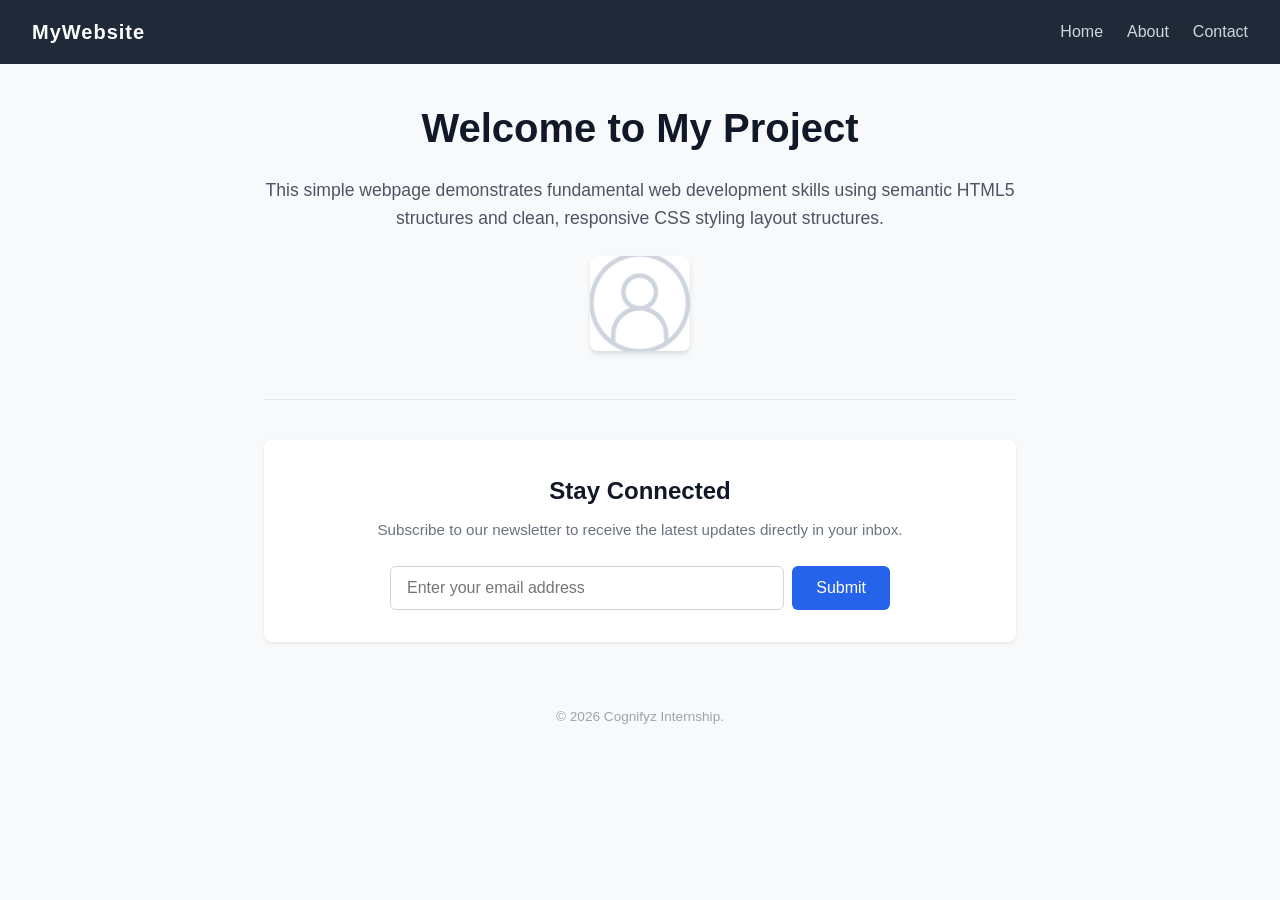
<file: Level 1/Task 1/index.html>
<!DOCTYPE html>
<html lang="en">
<head>
    <meta charset="UTF-8">
    <meta name="viewport" content="width=device-width, initial-scale=1.0">
    <title>Level 1 - Task 1</title>
    <link rel="stylesheet" href="style.css">
</head>
<body>

    <!-- 1. Simple Navigation Menu -->
    <header>
        <nav class="navbar">
            <div class="logo">MyWebsite</div>
            <ul class="nav-links">
                <li><a href="#home">Home</a></li>
                <li><a href="#about">About</a></li>
                <li><a href="#contact">Contact</a></li>
            </ul>
        </nav>
    </header>

    <main class="container">
        <!-- 2. Simple Webpage Content (Heading, Paragraph, Image) -->
        <section class="hero-section" id="home">
            <h1>Welcome to My Project</h1>
            <p>This simple webpage demonstrates fundamental web development skills using semantic HTML5 structures and clean, responsive CSS styling layout structures.</p>
            <div class="image-wrapper">
                <!-- Ensure you have an image named 'profile.jpg' in the same folder, or replace this URL -->
                <img src="profile.png" alt="Project Placeholder Image">
            </div>
        </section>

        <hr class="divider">

        <!-- 3. Basic Form with single input and submit button -->
        <section class="form-section" id="contact">
            <h2>Stay Connected</h2>
            <p>Subscribe to our newsletter to receive the latest updates directly in your inbox.</p>
            
            <form class="simple-form" onsubmit="event.preventDefault(); alert('Form submitted!');">
                <div class="form-group">
                    <input type="email" placeholder="Enter your email address" required aria-label="Email Address">
                    <button type="submit">Submit</button>
                </div>
            </form>
        </section>
    </main>

    <footer>
        <p>&copy; 2026 Cognifyz Internship.</p>
    </footer>

</body>
</html>
</file>
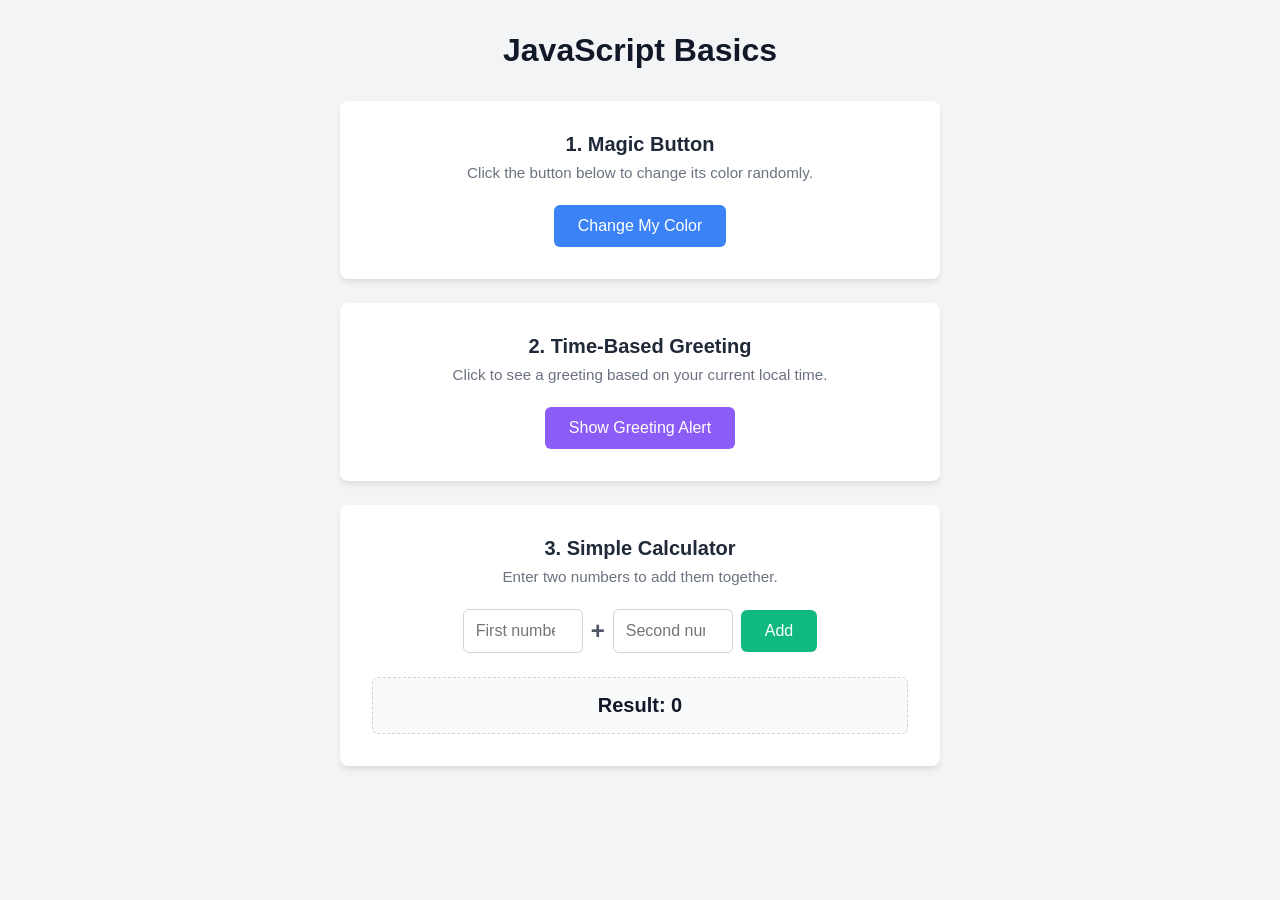
<file: Level 1/Task 2/index.html>
<!DOCTYPE html>
<html lang="en">
<head>
    <meta charset="UTF-8">
    <meta name="viewport" content="width=device-width, initial-scale=1.0">
    <title>Level 1 - Task 2</title>
    <link rel="stylesheet" href="style.css">
</head>
<body>

    <main class="container">
        <h1>JavaScript Basics</h1>
        
        <!-- 1. Color Changing Button -->
        <section class="card">
            <h2>1. Magic Button</h2>
            <p>Click the button below to change its color randomly.</p>
            <button id="color-btn" class="btn">Change My Color</button>
        </section>

        <!-- 2. Greeting Alert (Triggered via button to avoid annoying page-load popups) -->
        <section class="card">
            <h2>2. Time-Based Greeting</h2>
            <p>Click to see a greeting based on your current local time.</p>
            <button id="greeting-btn" class="btn btn-secondary">Show Greeting Alert</button>
        </section>

        <!-- 3. Basic Addition Calculator -->
        <section class="card">
            <h2>3. Simple Calculator</h2>
            <p>Enter two numbers to add them together.</p>
            
            <div class="calculator">
                <input type="number" id="num1" placeholder="First number">
                <span class="math-sign">+</span>
                <input type="number" id="num2" placeholder="Second number">
                <button id="calc-btn" class="btn btn-success">Add</button>
            </div>
            
            <div id="calc-result" class="result-box">Result: 0</div>
        </section>
    </main>

    <!-- Link the JavaScript file at the bottom of the body -->
    <script src="script.js"></script>
</body>
</html>
</file>
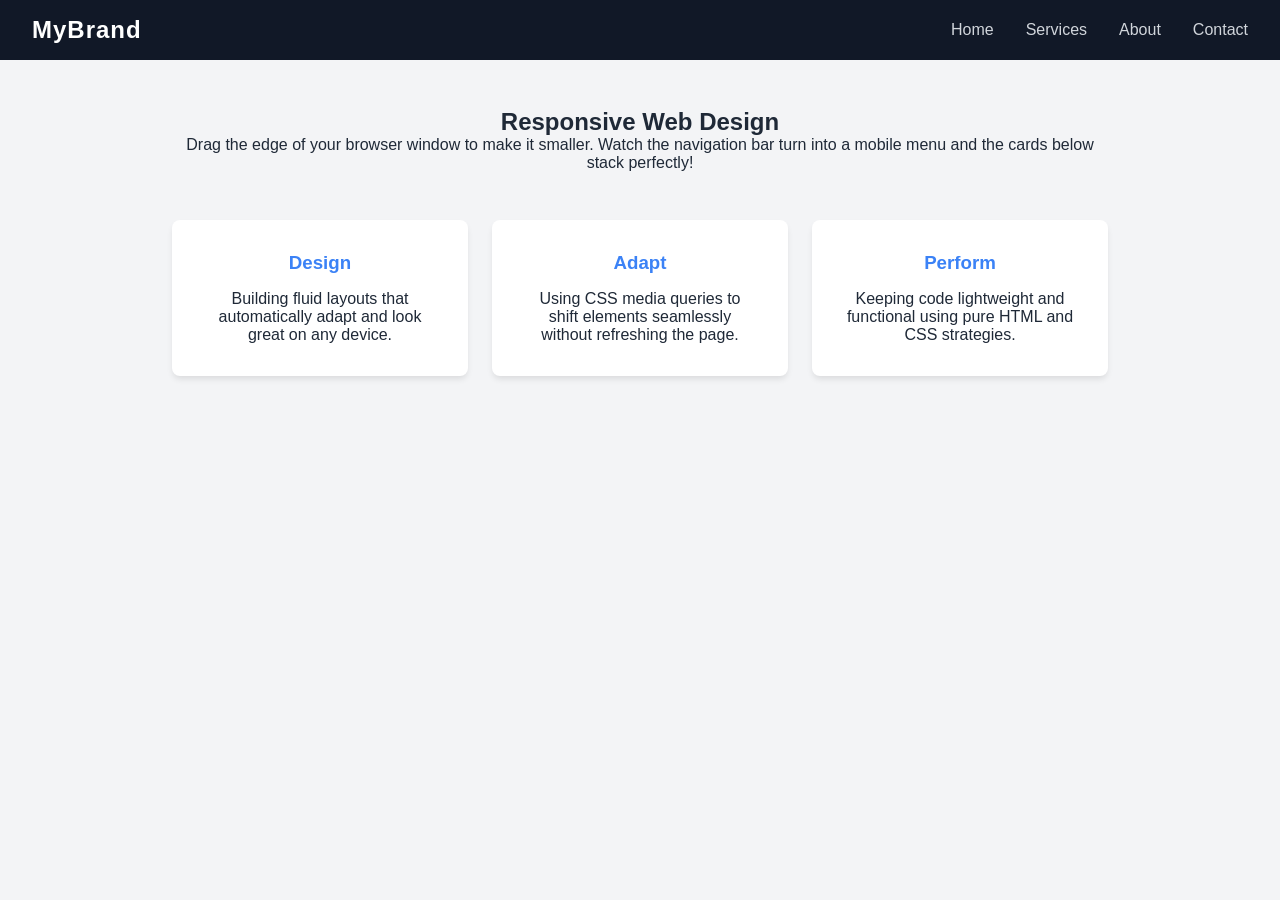
<file: Level 2/Task 2/index.html>
<!DOCTYPE html>
<html lang="en">
<head>
    <meta charset="UTF-8">
    <meta name="viewport" content="width=device-width, initial-scale=1.0">
    <title>Level 2 - Task 2 (Responsive)</title>
    <link rel="stylesheet" href="style.css">
</head>
<body>

    <header class="header">
        <div class="logo">MyBrand</div>
        
        <!-- The Pure CSS Hamburger Menu Hack -->
        <!-- This invisible checkbox controls the menu state (open/closed) -->
        <input type="checkbox" id="menu-toggle" class="menu-toggle">
        <!-- The label acts as our clickable hamburger icon tied to the checkbox -->
        <label for="menu-toggle" class="hamburger">&#9776;</label>
        
        <nav class="navbar">
            <ul>
                <li><a href="#home">Home</a></li>
                <li><a href="#services">Services</a></li>
                <li><a href="#about">About</a></li>
                <li><a href="#contact">Contact</a></li>
            </ul>
        </nav>
    </header>

    <main class="container">
        <section class="hero">
            <h1>Responsive Web Design</h1>
            <p>Drag the edge of your browser window to make it smaller. Watch the navigation bar turn into a mobile menu and the cards below stack perfectly!</p>
        </section>

        <!-- A basic webpage layout to make responsive -->
        <section class="content-grid">
            <div class="card">
                <h3>Design</h3>
                <p>Building fluid layouts that automatically adapt and look great on any device.</p>
            </div>
            <div class="card">
                <h3>Adapt</h3>
                <p>Using CSS media queries to shift elements seamlessly without refreshing the page.</p>
            </div>
            <div class="card">
                <h3>Perform</h3>
                <p>Keeping code lightweight and functional using pure HTML and CSS strategies.</p>
            </div>
        </section>
    </main>

</body>
</html>
</file>
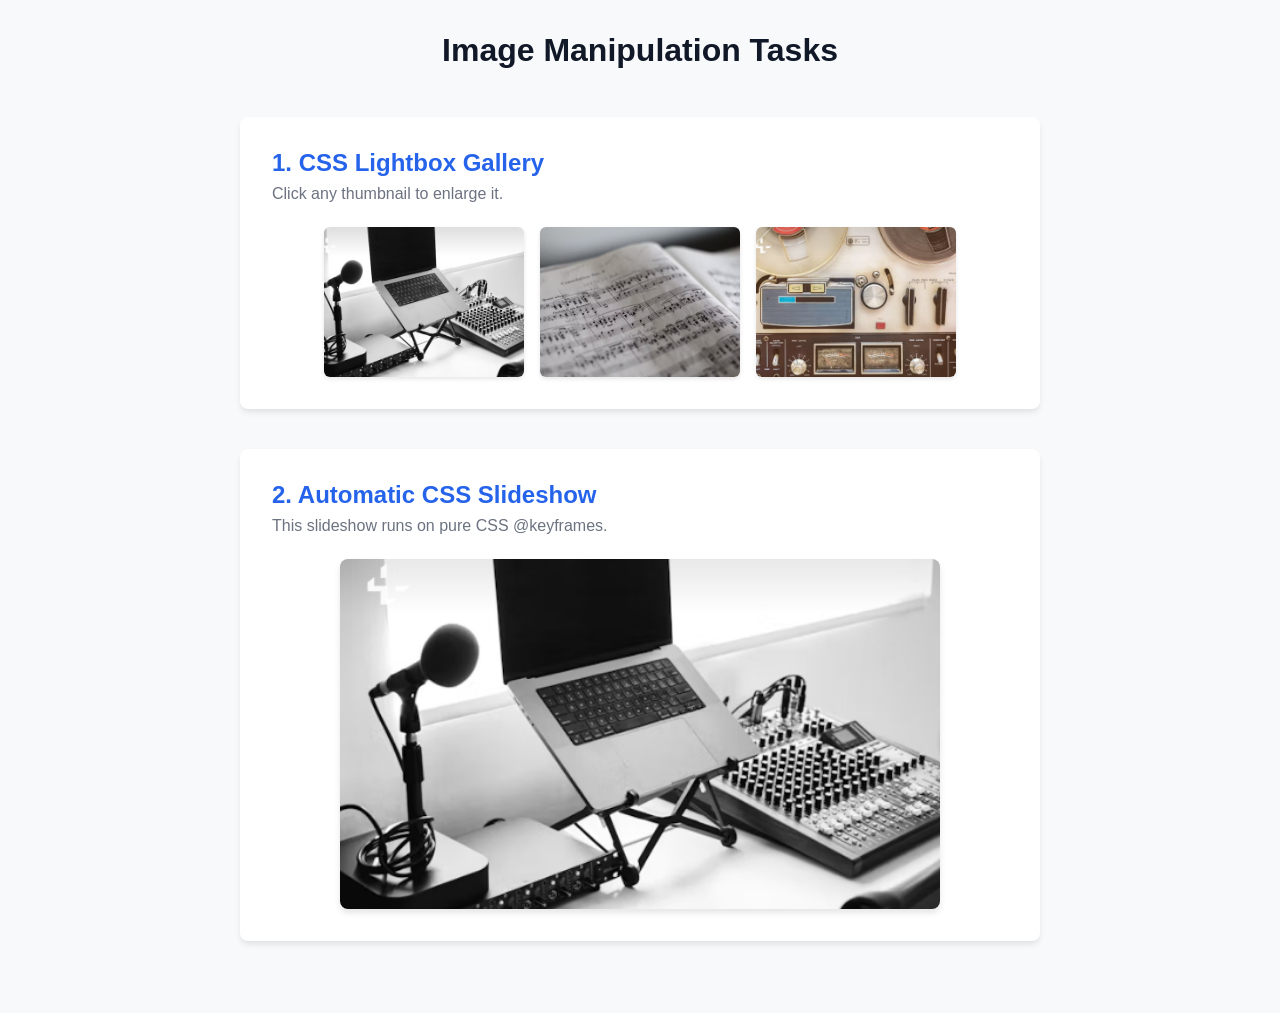
<file: Level 3/Task 1/index.html>
<!DOCTYPE html>
<html lang="en">
<head>
    <meta charset="UTF-8">
    <meta name="viewport" content="width=device-width, initial-scale=1.0">
    <title>Level 3 - Image Manipulation</title>
    <link rel="stylesheet" href="style.css">
</head>
<body>

    <main class="container">
        <h1 class="page-title">Image Manipulation Tasks</h1>

        <!-- Task 1: CSS Image Gallery with Click-to-Enlarge -->
        <section class="task-section">
            <h2>1. CSS Lightbox Gallery</h2>
            <p>Click any thumbnail to enlarge it.</p>
            
            <div class="gallery">
                <!-- Thumbnails link to the ID of their respective lightbox -->
                <a href="#lightbox-1" class="thumb-link"><img src="img1.png" alt="Thumbnail 1"></a>
                <a href="#lightbox-2" class="thumb-link"><img src="img2.png" alt="Thumbnail 2"></a>
                <a href="#lightbox-3" class="thumb-link"><img src="img3.png" alt="Thumbnail 3"></a>
            </div>

            <!-- Lightbox Containers (Hidden by default) -->
            <div class="lightbox" id="lightbox-1">
                <a href="#!" class="close-btn">&times;</a>
                <img src="img1.png" alt="Enlarged Image 1">
            </div>

            <div class="lightbox" id="lightbox-2">
                <a href="#!" class="close-btn">&times;</a>
                <img src="img2.png" alt="Enlarged Image 2">
            </div>

            <div class="lightbox" id="lightbox-3">
                <a href="#!" class="close-btn">&times;</a>
                <img src="img3.png" alt="Enlarged Image 3">
            </div>
        </section>

        <!-- Task 2: Automatic CSS Slideshow -->
        <section class="task-section">
            <h2>2. Automatic CSS Slideshow</h2>
            <p>This slideshow runs on pure CSS @keyframes.</p>
            
            <div class="slideshow-container">
                <div class="slides">
                    <!-- The images inside the sliding track -->
                    <img src="img1.png" alt="Slide 1">
                    <img src="img2.png" alt="Slide 2">
                    <img src="img3.png" alt="Slide 3">
                </div>
            </div>
        </section>
    </main>

</body>
</html>
</file>
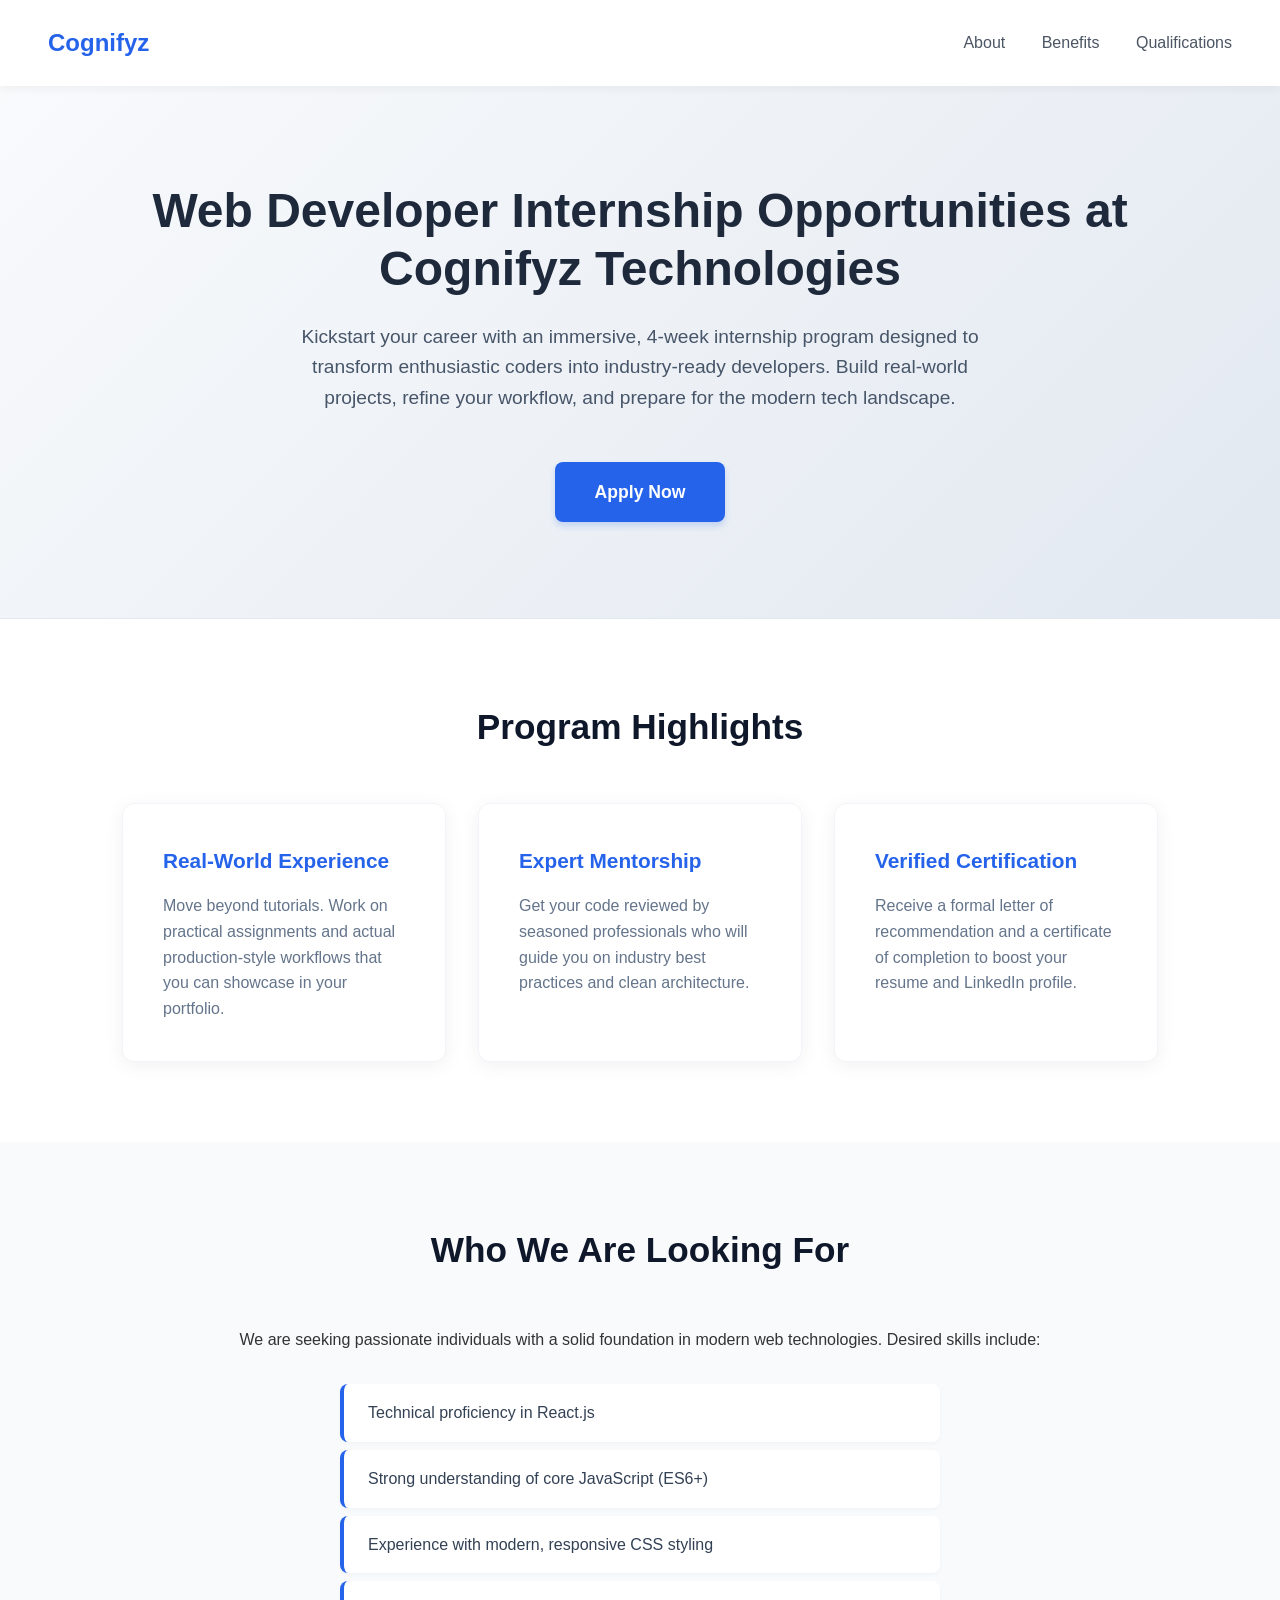
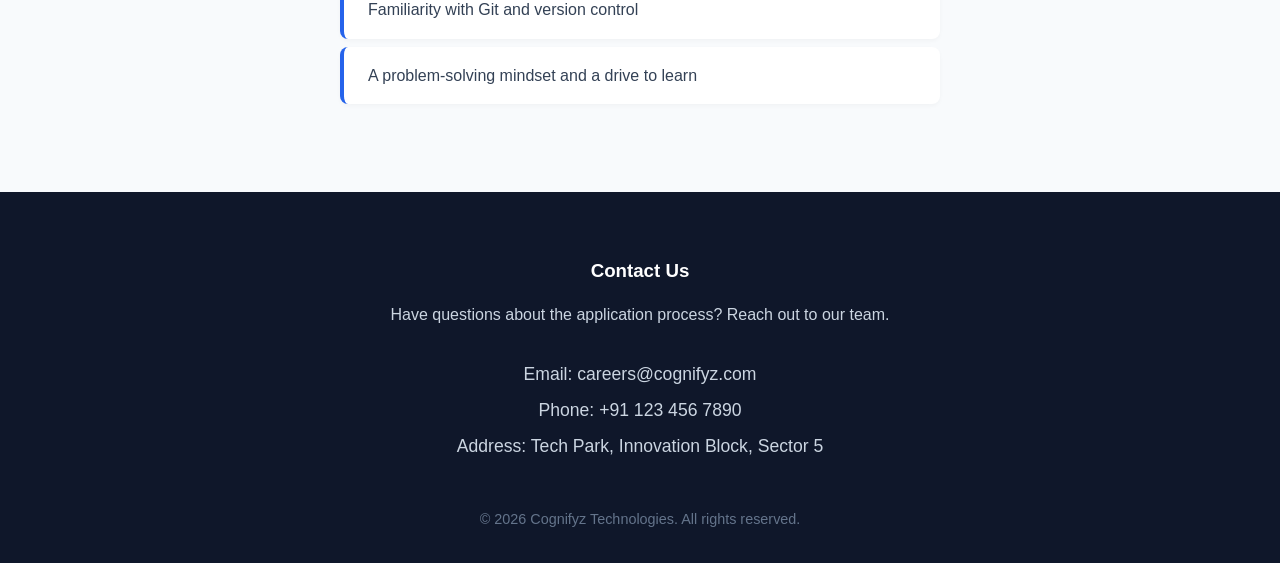
<file: Level 3/Task 2/index.html>
<!DOCTYPE html>
<html lang="en">
<head>
    <meta charset="UTF-8">
    <meta name="viewport" content="width=device-width, initial-scale=1.0">
    <title>Web Developer Internship | Cognifyz Technologies</title>
    <link rel="stylesheet" href="style.css">
</head>
<body>

    <!-- Header & Navigation -->
    <header class="navbar">
        <div class="logo">Cognifyz</div>
        <nav>
            <a href="#about">About</a>
            <a href="#benefits">Benefits</a>
            <a href="#qualifications">Qualifications</a>
        </nav>
    </header>

    <!-- Hero Section (Headline, Intro, CTA) -->
    <main>
        <section class="hero">
            <div class="container text-center">
                <h1>Web Developer Internship Opportunities at Cognifyz Technologies</h1>
                <p class="intro-text">
                    Kickstart your career with an immersive, 4-week internship program designed to transform enthusiastic coders into industry-ready developers. Build real-world projects, refine your workflow, and prepare for the modern tech landscape.
                </p>
                <a href="#apply" class="cta-button">Apply Now</a>
            </div>
        </section>

        <hr class="divider">

        <!-- Highlights / Benefits Section -->
        <section id="benefits" class="container">
            <h2 class="section-title">Program Highlights</h2>
            <div class="grid-3">
                <div class="card">
                    <h3>Real-World Experience</h3>
                    <p>Move beyond tutorials. Work on practical assignments and actual production-style workflows that you can showcase in your portfolio.</p>
                </div>
                <div class="card">
                    <h3>Expert Mentorship</h3>
                    <p>Get your code reviewed by seasoned professionals who will guide you on industry best practices and clean architecture.</p>
                </div>
                <div class="card">
                    <h3>Verified Certification</h3>
                    <p>Receive a formal letter of recommendation and a certificate of completion to boost your resume and LinkedIn profile.</p>
                </div>
            </div>
        </section>

        <!-- Qualifications Section -->
        <section id="qualifications" class="bg-light py-section">
            <div class="container text-center">
                <h2 class="section-title">Who We Are Looking For</h2>
                <p class="mb-2">We are seeking passionate individuals with a solid foundation in modern web technologies. Desired skills include:</p>
                
                <ul class="skills-list">
                    <li>Technical proficiency in React.js</li>
                    <li>Strong understanding of core JavaScript (ES6+)</li>
                    <li>Experience with modern, responsive CSS styling</li>
                    <li>Familiarity with Git and version control</li>
                    <li>A problem-solving mindset and a drive to learn</li>
                </ul>
            </div>
        </section>
    </main>

    <!-- Footer / Contact Information -->
    <footer class="site-footer">
        <div class="container text-center">
            <h3>Contact Us</h3>
            <p>Have questions about the application process? Reach out to our team.</p>
            <div class="contact-info">
                <p>Email: careers@cognifyz.com</p>
                <p>Phone: +91 123 456 7890</p>
                <p>Address: Tech Park, Innovation Block, Sector 5</p>
            </div>
            <p class="copyright">&copy; 2026 Cognifyz Technologies. All rights reserved.</p>
        </div>
    </footer>

</body>
</html>
</file>
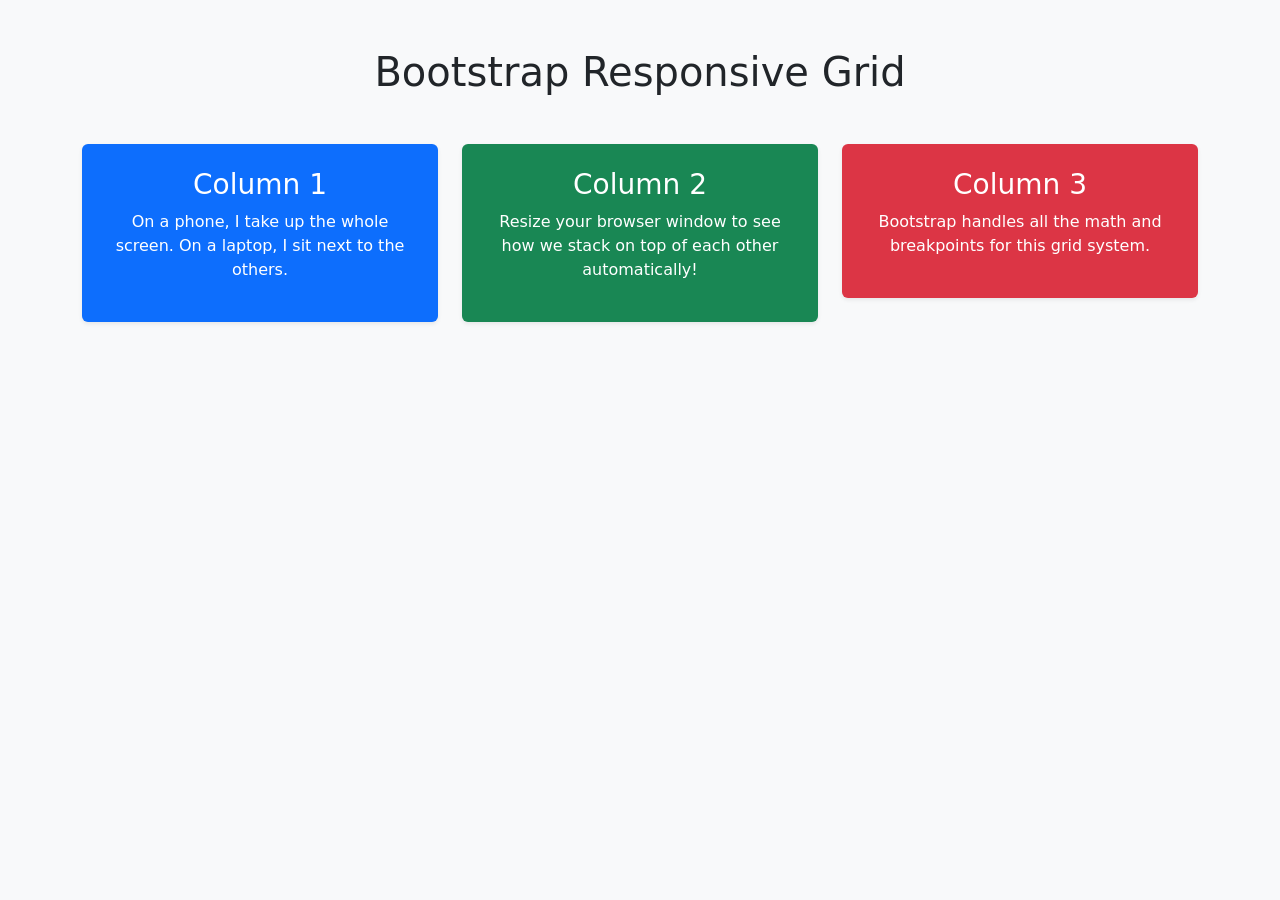
<file: Level 2/Task 1/bootstrap-grid.html>
<!DOCTYPE html>
<html lang="en">
<head>
    <meta charset="UTF-8">
    <meta name="viewport" content="width=device-width, initial-scale=1.0">
    <title>Level 2 - Bootstrap Grid</title>
    <!-- This is the CDN link that pulls in the Bootstrap Framework -->
    <link href="https://cdn.jsdelivr.net/npm/bootstrap@5.3.0/dist/css/bootstrap.min.css" rel="stylesheet">
</head>
<body class="bg-light">

    <!-- The 'container' class adds margins to the sides so content isn't touching the screen edges -->
    <div class="container py-5">
        <h1 class="text-center mb-5">Bootstrap Responsive Grid</h1>

        <!-- A Grid Row -->
        <div class="row g-4">
            
            <!-- Grid Column 1 -->
            <!-- col-12 = full width on mobile, col-md-4 = takes 1/3 of the screen on desktop -->
            <div class="col-12 col-md-4">
                <div class="p-4 bg-primary text-white rounded shadow-sm text-center">
                    <h3>Column 1</h3>
                    <p>On a phone, I take up the whole screen. On a laptop, I sit next to the others.</p>
                </div>
            </div>

            <!-- Grid Column 2 -->
            <div class="col-12 col-md-4">
                <div class="p-4 bg-success text-white rounded shadow-sm text-center">
                    <h3>Column 2</h3>
                    <p>Resize your browser window to see how we stack on top of each other automatically!</p>
                </div>
            </div>

            <!-- Grid Column 3 -->
            <div class="col-12 col-md-4">
                <div class="p-4 bg-danger text-white rounded shadow-sm text-center">
                    <h3>Column 3</h3>
                    <p>Bootstrap handles all the math and breakpoints for this grid system.</p>
                </div>
            </div>

        </div>
    </div>

</body>
</html>
</file>
<file: Level 1/Task 1/style.css>
/* Reset basic margins and paddings */
* {
    margin: 0;
    padding: 0;
    box-sizing: border-box;
    font-family: 'Segoe UI', Tahoma, Geneva, Verdana, sans-serif;
}

body {
    background-color: #f8f9fa;
    color: #333;
    line-height: 1.6;
}

/* 1. Navigation Menu Styling */
.navbar {
    display: flex;
    justify-content: space-between;
    align-items: center;
    background-color: #1f2937;
    padding: 1rem 2rem;
    position: sticky;
    top: 0;
    z-index: 100;
}

.navbar .logo {
    color: #ffffff;
    font-size: 1.25rem;
    font-weight: bold;
    letter-spacing: 1px;
}

.nav-links {
    list-style: none;
    display: flex;
    gap: 1.5rem;
}

.nav-links a {
    color: #d1d5db;
    text-decoration: none;
    font-size: 1rem;
    transition: color 0.2s ease;
}

.nav-links a:hover {
    color: #ffffff;
}

/* Container Utility */
.container {
    max-width: 800px;
    margin: 2rem auto;
    padding: 0 1.5rem;
}

/* 2. Webpage Content Styling */
.hero-section {
    text-align: center;
    margin-bottom: 2.5rem;
}

.hero-section h1 {
    font-size: 2.5rem;
    color: #111827;
    margin-bottom: 1rem;
}

.hero-section p {
    color: #4b5563;
    font-size: 1.1rem;
    margin-bottom: 1.5rem;
}

.image-wrapper img {
    width: 100%;
    max-width: 100px;
    height: auto;
    border-radius: 8px;
    box-shadow: 0 4px 6px -1px rgba(0, 0, 0, 0.1), 0 2px 4px -1px rgba(0, 0, 0, 0.06);
}

.divider {
    border: 0;
    height: 1px;
    background: #e5e7eb;
    margin: 2.5rem 0;
}

/* 3. Basic Form Styling */
.form-section {
    background: #ffffff;
    padding: 2rem;
    border-radius: 8px;
    box-shadow: 0 1px 3px rgba(0,0,0,0.1);
    text-align: center;
}

.form-section h2 {
    color: #111827;
    margin-bottom: 0.5rem;
}

.form-section p {
    color: #6b7280;
    margin-bottom: 1.5rem;
    font-size: 0.95rem;
}

.simple-form {
    max-width: 500px;
    margin: 0 auto;
}

.form-group {
    display: flex;
    gap: 0.5rem;
}

.form-group input {
    flex: 1;
    padding: 0.75rem 1rem;
    border: 1px solid #d1d5db;
    border-radius: 6px;
    font-size: 1rem;
    outline: none;
    transition: border-color 0.2s;
}

.form-group input:focus {
    border-color: #3b82f6;
}

.form-group button {
    background-color: #2563eb;
    color: white;
    border: none;
    padding: 0.75rem 1.5rem;
    font-size: 1rem;
    font-weight: 500;
    border-radius: 6px;
    cursor: pointer;
    transition: background-color 0.2s;
}

.form-group button:hover {
    background-color: #1d4ed8;
}

/* Footer Styling */
footer {
    text-align: center;
    padding: 2rem;
    color: #9ca3af;
    font-size: 0.85rem;
}

/* Responsive adjustments */
@media (max-width: 480px) {
    .form-group {
        flex-direction: column;
    }
    .navbar {
        flex-direction: column;
        gap: 0.75rem;
    }
}
</file>
<file: Level 1/Task 2/style.css>
* {
    margin: 0;
    padding: 0;
    box-sizing: border-box;
    font-family: 'Segoe UI', Tahoma, Geneva, Verdana, sans-serif;
}

body {
    background-color: #f3f4f6;
    color: #1f2937;
    padding: 2rem;
}

.container {
    max-width: 600px;
    margin: 0 auto;
}

h1 {
    text-align: center;
    margin-bottom: 2rem;
    color: #111827;
}

/* Card layout for each task */
.card {
    background: white;
    padding: 2rem;
    border-radius: 8px;
    box-shadow: 0 4px 6px -1px rgba(0, 0, 0, 0.1);
    margin-bottom: 1.5rem;
    text-align: center;
}

.card h2 {
    font-size: 1.25rem;
    margin-bottom: 0.5rem;
}

.card p {
    color: #6b7280;
    margin-bottom: 1.5rem;
    font-size: 0.95rem;
}

/* Button Styling */
.btn {
    background-color: #3b82f6;
    color: white;
    border: none;
    padding: 0.75rem 1.5rem;
    font-size: 1rem;
    border-radius: 6px;
    cursor: pointer;
    transition: background-color 0.2s, transform 0.1s;
}

.btn:active {
    transform: scale(0.97); /* Slight click effect */
}

.btn-secondary {
    background-color: #8b5cf6;
}

.btn-success {
    background-color: #10b981;
}

/* Calculator Styling */
.calculator {
    display: flex;
    justify-content: center;
    align-items: center;
    gap: 0.5rem;
    margin-bottom: 1.5rem;
    flex-wrap: wrap;
}

.calculator input {
    width: 120px;
    padding: 0.75rem;
    border: 1px solid #d1d5db;
    border-radius: 6px;
    font-size: 1rem;
}

.math-sign {
    font-size: 1.5rem;
    font-weight: bold;
    color: #4b5563;
}

.result-box {
    background-color: #f9fafb;
    border: 1px dashed #d1d5db;
    padding: 1rem;
    border-radius: 6px;
    font-size: 1.25rem;
    font-weight: bold;
    color: #111827;
}
</file>
<file: Level 2/Task 2/style.css>
/* --- Base Styles (Desktop Layout) --- */
* {
    margin: 0;
    padding: 0;
    box-sizing: border-box;
    font-family: 'Segoe UI', Tahoma, Geneva, Verdana, sans-serif;
}

body {
    background-color: #f3f4f6;
    color: #1f2937;
}

/* Header & Navigation */
.header {
    background-color: #111827;
    color: white;
    padding: 1rem 2rem;
    display: flex;
    justify-content: space-between;
    align-items: center;
    position: relative; /* Keeps the mobile dropdown anchored here */
}

.logo {
    font-size: 1.5rem;
    font-weight: bold;
    letter-spacing: 1px;
}

.navbar ul {
    list-style: none;
    display: flex;
    gap: 2rem;
}

.navbar a {
    color: #d1d5db;
    text-decoration: none;
    font-size: 1rem;
    transition: color 0.2s;
}

.navbar a:hover {
    color: white;
}

/* Hide the hamburger icon and checkbox on desktop screens */
.menu-toggle {
    display: none;
}
.hamburger {
    display: none;
    font-size: 1.8rem;
    cursor: pointer;
    -webkit-user-select: none;
    user-select: none;
}

/* Main Content Layout */
.container {
    padding: 3rem 2rem;
    max-width: 1000px;
    margin: 0 auto;
}

.hero {
    text-align: center;
    margin-bottom: 3rem;
}

.content-grid {
    display: flex;
    gap: 1.5rem;
}

.card {
    background: white;
    padding: 2rem;
    border-radius: 8px;
    flex: 1; /* This ensures all 3 cards share the space equally */
    box-shadow: 0 4px 6px -1px rgba(0,0,0,0.1);
    text-align: center;
}

.card h3 {
    margin-bottom: 1rem;
    color: #3b82f6;
}


/* --- CSS MEDIA QUERIES (Mobile & Tablet Layout) --- */
/* These rules ONLY apply when the screen is 768px wide or smaller */
@media (max-width: 768px) {
    
    /* 1. Mobile Menu Implementation */
    .hamburger {
        display: block; /* Show the ☰ icon */
    }
    
    .navbar {
        display: none; /* Hide the horizontal menu links by default */
        position: absolute;
        top: 100%; /* Position it right below the header */
        left: 0;
        width: 100%;
        background-color: #1f2937;
        box-shadow: 0 4px 6px rgba(0,0,0,0.2);
    }
    
    .navbar ul {
        flex-direction: column; /* Stack links vertically */
        gap: 0;
    }
    
    .navbar ul li {
        text-align: center;
        border-top: 1px solid #374151;
    }
    
    .navbar ul li a {
        display: block;
        padding: 1rem;
    }

    /* The pure CSS Checkbox Hack Magic */
    /* When the hidden checkbox is :checked, find the sibling .navbar and show it */
    .menu-toggle:checked ~ .navbar {
        display: block; 
    }

    /* 2. Responsive Content Layout */
    .content-grid {
        flex-direction: column; /* Stack the 3 cards on top of each other */
    }
}
</file>
<file: Level 3/Task 1/style.css>
/* --- Base Styles --- */
* {
    margin: 0;
    padding: 0;
    box-sizing: border-box;
    font-family: 'Segoe UI', Tahoma, Geneva, Verdana, sans-serif;
}

body {
    background-color: #f8f9fa;
    color: #333;
    padding: 2rem 1rem;
}

.container {
    max-width: 800px;
    margin: 0 auto;
}

.page-title {
    text-align: center;
    margin-bottom: 3rem;
    color: #111827;
}

.task-section {
    background: white;
    padding: 2rem;
    border-radius: 8px;
    box-shadow: 0 4px 6px -1px rgba(0,0,0,0.1);
    margin-bottom: 2.5rem;
}

.task-section h2 {
    margin-bottom: 0.5rem;
    color: #2563eb;
}

.task-section p {
    color: #6b7280;
    margin-bottom: 1.5rem;
}

/* --- 1. CSS Lightbox Gallery --- */
.gallery {
    display: flex;
    gap: 1rem;
    justify-content: center;
}

.thumb-link {
    display: block;
    width: 200px;
    height: 150px;
    overflow: hidden;
    border-radius: 6px;
    box-shadow: 0 2px 4px rgba(0,0,0,0.1);
    transition: transform 0.2s;
}

.thumb-link:hover {
    transform: scale(1.05); /* Slight zoom on hover */
}

.thumb-link img {
    width: 100%;
    height: 100%;
    object-fit: cover;
}

/* The hidden full-screen container */
.lightbox {
    position: fixed;
    top: 0;
    left: 0;
    width: 100%;
    height: 100%;
    background-color: rgba(0, 0, 0, 0.9);
    display: flex;
    justify-content: center;
    align-items: center;
    opacity: 0;
    visibility: hidden; /* Hidden by default */
    transition: opacity 0.3s ease;
    z-index: 1000;
}

/* When the URL matches the lightbox ID (e.g., #lightbox-1), show it! */
.lightbox:target {
    opacity: 1;
    visibility: visible;
}

.lightbox img {
    max-width: 90%;
    max-height: 90%;
    border-radius: 4px;
    box-shadow: 0 0 20px rgba(0,0,0,0.5);
}

.close-btn {
    position: absolute;
    top: 20px;
    right: 40px;
    color: white;
    font-size: 3rem;
    text-decoration: none;
    font-weight: bold;
    transition: color 0.2s;
}

.close-btn:hover {
    color: #ef4444; /* Turns red on hover */
}


/* --- 2. Automatic CSS Slideshow --- */
.slideshow-container {
    width: 100%;
    max-width: 600px;
    height: 350px;
    margin: 0 auto;
    border-radius: 8px;
    overflow: hidden; /* Hides the images that are outside the box */
    position: relative;
    box-shadow: 0 4px 6px rgba(0,0,0,0.1);
}

.slides {
    display: flex;
    width: 300%; /* 3 images = 300% width */
    height: 100%;
    /* Apply the animation: Name, Duration, Easing, Infinite loop */
    animation: slideAnimation 12s infinite; 
}

.slides img {
    width: 33.333%; /* Each image takes up exactly 1/3 of the flex container */
    height: 100%;
    object-fit: cover;
}

/* The @keyframes dictate where the track moves over the 12-second loop */
@keyframes slideAnimation {
    0%, 25% { 
        transform: translateX(0); /* Show Image 1 */
    }
    33%, 58% { 
        transform: translateX(-33.333%); /* Slide to Image 2 */
    }
    66%, 91% { 
        transform: translateX(-66.666%); /* Slide to Image 3 */
    }
    100% { 
        transform: translateX(0); /* Snap back to Image 1 */
    }
}
</file>
<file: Level 3/Task 2/style.css>
/* --- Base Reset & Typography --- */
* {
    margin: 0;
    padding: 0;
    box-sizing: border-box;
    font-family: 'Segoe UI', Tahoma, Geneva, Verdana, sans-serif;
}

body {
    background-color: #ffffff;
    color: #333;
    line-height: 1.6;
}

.container {
    max-width: 1100px;
    margin: 0 auto;
    padding: 0 2rem;
}

.text-center {
    text-align: center;
}

.mb-2 {
    margin-bottom: 2rem;
}

/* --- Navigation --- */
.navbar {
    display: flex;
    justify-content: space-between;
    align-items: center;
    padding: 1.5rem 3rem;
    background-color: #fff;
    box-shadow: 0 2px 10px rgba(0,0,0,0.05);
    position: sticky;
    top: 0;
    z-index: 100;
}

.logo {
    font-size: 1.5rem;
    font-weight: bold;
    color: #2563eb;
}

.navbar nav a {
    text-decoration: none;
    color: #4b5563;
    margin-left: 2rem;
    font-weight: 500;
    transition: color 0.2s;
}

.navbar nav a:hover {
    color: #2563eb;
}

/* --- Hero Section --- */
.hero {
    padding: 6rem 0;
    background: linear-gradient(135deg, #f8fafc 0%, #e2e8f0 100%);
}

.hero h1 {
    font-size: 3rem;
    color: #1e293b;
    margin-bottom: 1.5rem;
    line-height: 1.2;
}

.intro-text {
    font-size: 1.2rem;
    color: #475569;
    max-width: 700px;
    margin: 0 auto 3rem auto;
}

.cta-button {
    display: inline-block;
    background-color: #2563eb;
    color: white;
    padding: 1rem 2.5rem;
    border-radius: 8px;
    text-decoration: none;
    font-size: 1.1rem;
    font-weight: bold;
    transition: background-color 0.2s, transform 0.1s;
    box-shadow: 0 4px 6px rgba(37, 99, 235, 0.2);
}

.cta-button:hover {
    background-color: #1d4ed8;
    transform: translateY(-2px);
}

/* --- Layout Utilities --- */
.divider {
    border: 0;
    height: 1px;
    background: #e2e8f0;
    margin: 0;
}

.py-section {
    padding: 5rem 0;
}

.bg-light {
    background-color: #f8fafc;
}

.section-title {
    font-size: 2.2rem;
    color: #0f172a;
    margin-bottom: 3rem;
    text-align: center;
}

/* --- Highlights Grid --- */
#benefits {
    padding: 5rem 2rem;
}

.grid-3 {
    display: grid;
    grid-template-columns: repeat(auto-fit, minmax(300px, 1fr));
    gap: 2rem;
}

.card {
    background: white;
    padding: 2.5rem;
    border-radius: 12px;
    box-shadow: 0 4px 20px rgba(0,0,0,0.06);
    border: 1px solid #f1f5f9;
    transition: transform 0.2s;
}

.card:hover {
    transform: translateY(-5px);
}

.card h3 {
    color: #2563eb;
    margin-bottom: 1rem;
    font-size: 1.3rem;
}

.card p {
    color: #64748b;
}

/* --- Qualifications --- */
.skills-list {
    list-style: none;
    max-width: 600px;
    margin: 0 auto;
    text-align: left;
}

.skills-list li {
    background: white;
    padding: 1rem 1.5rem;
    margin-bottom: 0.5rem;
    border-radius: 8px;
    box-shadow: 0 2px 4px rgba(0,0,0,0.03);
    border-left: 4px solid #2563eb;
    color: #334155;
    font-weight: 500;
}

/* --- Footer --- */
.site-footer {
    background-color: #0f172a;
    color: #cbd5e1;
    padding: 4rem 0 2rem 0;
}

.site-footer h3 {
    color: white;
    margin-bottom: 1rem;
}

.contact-info {
    margin: 2rem 0;
    font-size: 1.1rem;
}

.contact-info p {
    margin-bottom: 0.5rem;
}

.copyright {
    margin-top: 3rem;
    font-size: 0.9rem;
    color: #64748b;
}

/* --- Responsive Adjustments --- */
@media (max-width: 768px) {
    .hero h1 {
        font-size: 2.2rem;
    }
    .navbar {
        flex-direction: column;
        gap: 1rem;
    }
    .navbar nav a {
        margin: 0 1rem;
    }
}
</file>
